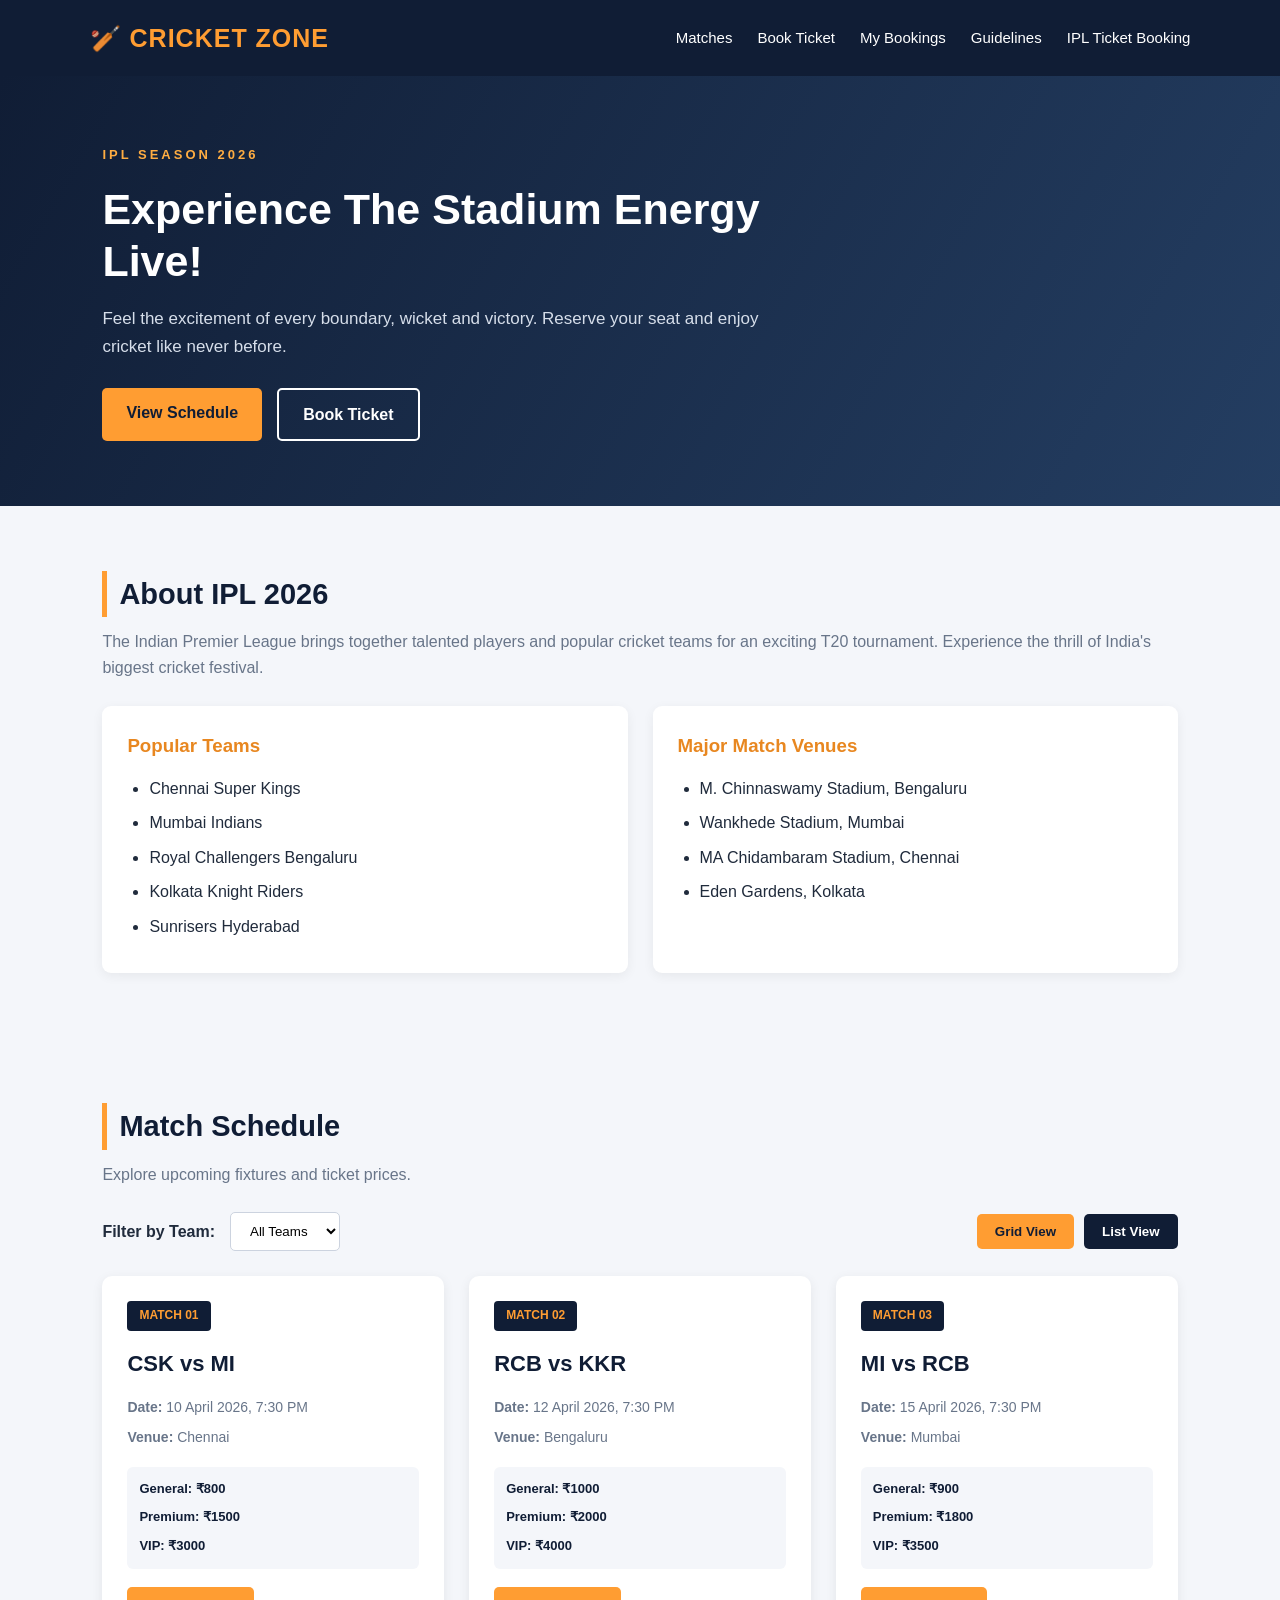
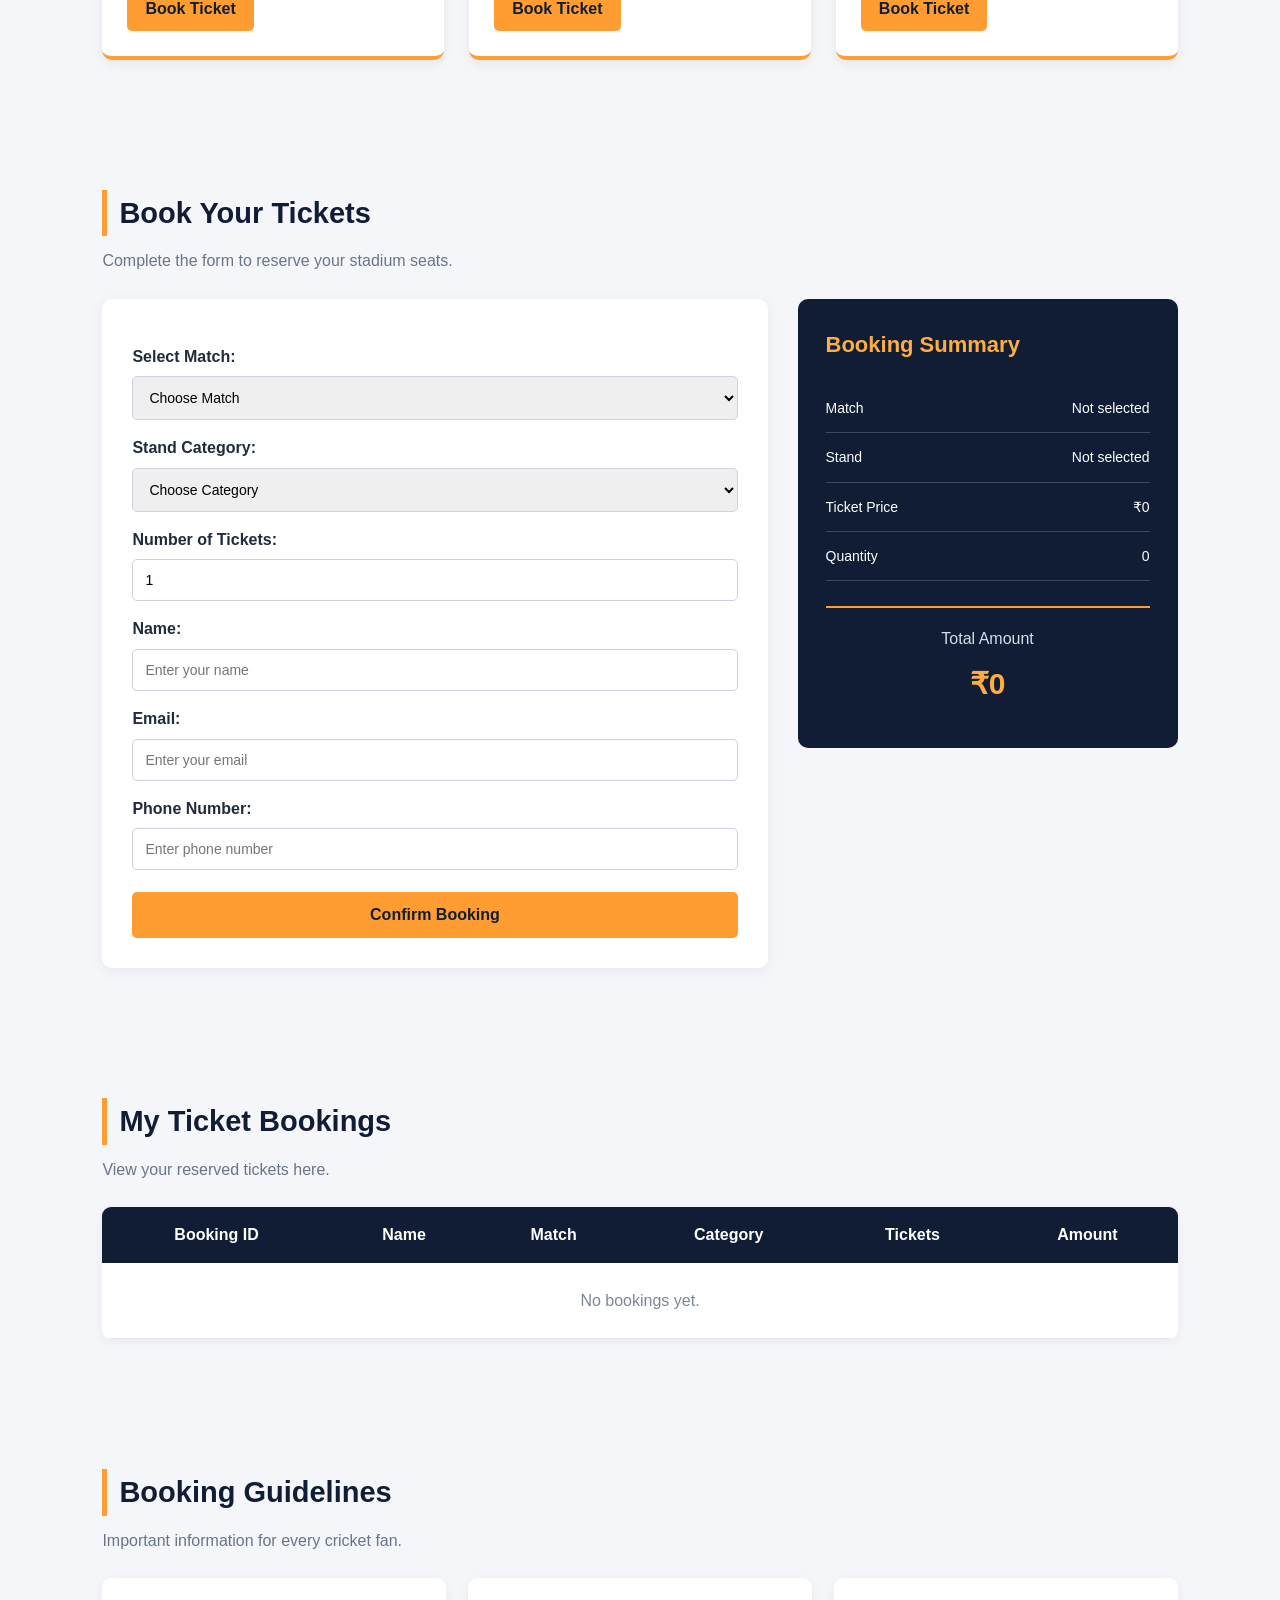
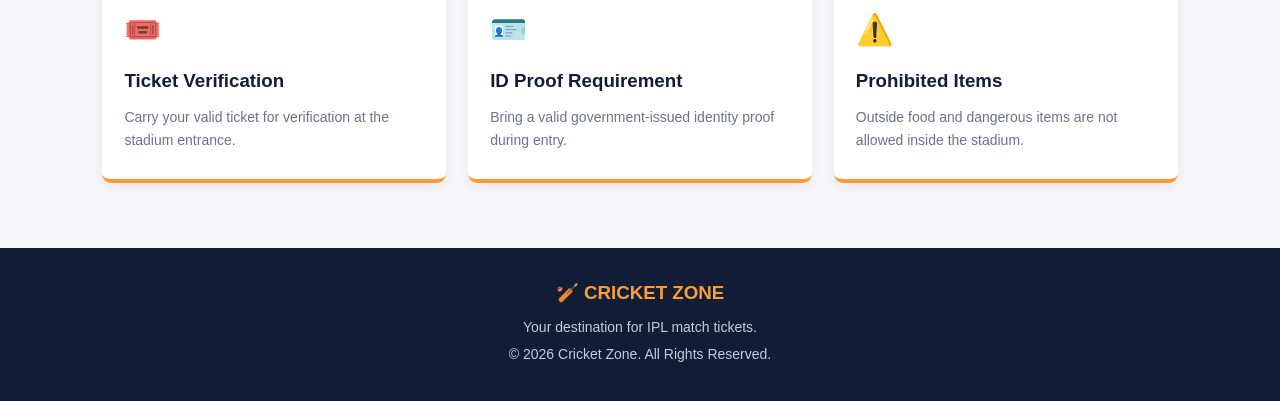
<file: index.html>
<!DOCTYPE html>
<html lang="en">

<head>
    <meta charset="UTF-8">
    <meta name="viewport" content="width=device-width, initial-scale=1.0">

    <title>Cricket Zone | IPL 2026 Tickets</title>

    <link rel="stylesheet" href="style.css">

    <style>
        .toast-message {
            position: fixed;
            right: 20px;
            bottom: 20px;
            background: #101d35;
            color: white;
            padding: 14px 22px;
            border-radius: 8px;
            opacity: 0;
            visibility: hidden;
            transform: translateY(10px);
            transition: 0.3s ease;
            z-index: 1000;
        }

        .toast-message.show {
            opacity: 1;
            visibility: visible;
            transform: translateY(0);
        }
    </style>
</head>

<body>

    <!-- Header and Responsive Navigation -->
    <header>
        <nav class="navbar">

            <h2 class="logo">🏏 CRICKET ZONE</h2>

            <!-- Hamburger Menu -->
            <button class="menu-toggle" id="menuToggle"
                aria-label="Open navigation menu"
                aria-expanded="false"
                aria-controls="navLinks">

                <span></span>
                <span></span>
                <span></span>

            </button>

            <ul class="nav-links" id="navLinks">
                <li><a href="#matches">Matches</a></li>
                <li><a href="#booking">Book Ticket</a></li>
                <li><a href="#mybookings">My Bookings</a></li>
                <li><a href="#guidelines">Guidelines</a></li>
                <li><a href="booking.html">IPL Ticket Booking</a></li>
            </ul>

        </nav>
    </header>


    <main>

        <!-- Hero Section -->
        <section class="hero">

            <div class="hero-content">

                <span class="tagline">IPL SEASON 2026</span>

                <h1>Experience The Stadium Energy Live!</h1>

                <p>
                    Feel the excitement of every boundary, wicket and victory.
                    Reserve your seat and enjoy cricket like never before.
                </p>

                <div class="hero-buttons">

                    <a href="#matches" class="btn primary-btn">
                        View Schedule
                    </a>

                    <a href="#booking" class="btn secondary-btn">
                        Book Ticket
                    </a>

                </div>

            </div>

        </section>


        <!-- About IPL -->
        <section class="section" id="about">

            <h2>About IPL 2026</h2>

            <p class="intro">
                The Indian Premier League brings together talented players
                and popular cricket teams for an exciting T20 tournament.
                Experience the thrill of India's biggest cricket festival.
            </p>

            <div class="about-container">

                <div class="info-box">

                    <h3>Popular Teams</h3>

                    <ul>
                        <li>Chennai Super Kings</li>
                        <li>Mumbai Indians</li>
                        <li>Royal Challengers Bengaluru</li>
                        <li>Kolkata Knight Riders</li>
                        <li>Sunrisers Hyderabad</li>
                    </ul>

                </div>

                <div class="info-box">

                    <h3>Major Match Venues</h3>

                    <ul>
                        <li>M. Chinnaswamy Stadium, Bengaluru</li>
                        <li>Wankhede Stadium, Mumbai</li>
                        <li>MA Chidambaram Stadium, Chennai</li>
                        <li>Eden Gardens, Kolkata</li>
                    </ul>

                </div>

            </div>

        </section>


        <!-- Match Schedule - Activity 8 -->
        <section class="section" id="matches">

            <h2>Match Schedule</h2>

            <p class="intro">
                Explore upcoming fixtures and ticket prices.
            </p>

            <!-- Team Filter and View Toggle -->
            <div class="filter-area">

                <label for="teamFilter">Filter by Team:</label>

                <select id="teamFilter">
                    <option value="all">All Teams</option>
                    <option value="CSK">CSK</option>
                    <option value="MI">MI</option>
                    <option value="RCB">RCB</option>
                    <option value="KKR">KKR</option>
                </select>

                <div class="view-toggle"
                    role="group"
                    aria-label="Choose match layout">

                    <button type="button"
                        id="gridViewBtn"
                        class="view-btn active"
                        aria-pressed="true">
                        Grid View
                    </button>

                    <button type="button"
                        id="listViewBtn"
                        class="view-btn"
                        aria-pressed="false">
                        List View
                    </button>

                </div>

            </div>


            <!-- CSS Grid Match Cards -->
            <div class="match-grid" id="matchContainer">

                <!-- Match 1 -->
                <article class="match-card" data-teams="CSK MI">

                    <span class="match-number">MATCH 01</span>

                    <h3>CSK vs MI</h3>

                    <p><strong>Date:</strong> 10 April 2026, 7:30 PM</p>

                    <p><strong>Venue:</strong> Chennai</p>

                    <div class="ticket-prices">
                        <span>General: ₹800</span>
                        <span>Premium: ₹1500</span>
                        <span>VIP: ₹3000</span>
                    </div>

                    <a href="#booking" class="book-btn">Book Ticket</a>

                </article>


                <!-- Match 2 -->
                <article class="match-card" data-teams="RCB KKR">

                    <span class="match-number">MATCH 02</span>

                    <h3>RCB vs KKR</h3>

                    <p><strong>Date:</strong> 12 April 2026, 7:30 PM</p>

                    <p><strong>Venue:</strong> Bengaluru</p>

                    <div class="ticket-prices">
                        <span>General: ₹1000</span>
                        <span>Premium: ₹2000</span>
                        <span>VIP: ₹4000</span>
                    </div>

                    <a href="#booking" class="book-btn">Book Ticket</a>

                </article>


                <!-- Match 3 -->
                <article class="match-card" data-teams="MI RCB">

                    <span class="match-number">MATCH 03</span>

                    <h3>MI vs RCB</h3>

                    <p><strong>Date:</strong> 15 April 2026, 7:30 PM</p>

                    <p><strong>Venue:</strong> Mumbai</p>

                    <div class="ticket-prices">
                        <span>General: ₹900</span>
                        <span>Premium: ₹1800</span>
                        <span>VIP: ₹3500</span>
                    </div>

                    <a href="#booking" class="book-btn">Book Ticket</a>

                </article>

            </div>

        </section>


        <!-- Ticket Booking -->
        <section class="section" id="booking">

            <h2>Book Your Tickets</h2>

            <p class="intro">
                Complete the form to reserve your stadium seats.
            </p>

            <div class="booking-container">

                <form class="booking-form" id="bookingForm">

                    <label for="match">Select Match:</label>

                    <select id="match" required>
                        <option value="">Choose Match</option>
                        <option value="CSK vs MI">CSK vs MI</option>
                        <option value="RCB vs KKR">RCB vs KKR</option>
                        <option value="MI vs RCB">MI vs RCB</option>
                    </select>


                    <label for="category">Stand Category:</label>

                    <select id="category" required>
                        <option value="">Choose Category</option>
                        <option value="General">General</option>
                        <option value="Premium">Premium</option>
                        <option value="VIP">VIP</option>
                    </select>


                    <label for="quantity">Number of Tickets:</label>

                    <input
                        type="number"
                        id="quantity"
                        min="1"
                        max="10"
                        value="1"
                        placeholder="Enter quantity"
                        required
                    >


                    <label for="name">Name:</label>

                    <input
                        type="text"
                        id="name"
                        placeholder="Enter your name"
                        required
                    >


                    <label for="email">Email:</label>

                    <input
                        type="email"
                        id="email"
                        placeholder="Enter your email"
                        required
                    >


                    <label for="phone">Phone Number:</label>

                    <input
                        type="tel"
                        id="phone"
                        placeholder="Enter phone number"
                        required
                    >


                    <button type="submit">
                        Confirm Booking
                    </button>

                </form>


                <!-- Activity 7: Live Booking Summary -->
                <div class="summary-card" id="bookingSummary">

                    <h3>Booking Summary</h3>

                    <div class="summary-item">
                        <span>Match</span>
                        <span id="summaryMatch">Not selected</span>
                    </div>

                    <div class="summary-item">
                        <span>Stand</span>
                        <span id="summaryStand">Not selected</span>
                    </div>

                    <div class="summary-item">
                        <span>Ticket Price</span>
                        <span id="summaryPrice">₹0</span>
                    </div>

                    <div class="summary-item">
                        <span>Quantity</span>
                        <span id="summaryQuantity">0</span>
                    </div>

                    <div class="total">
                        <span>Total Amount</span>
                        <h2 id="totalAmount">₹0</h2>
                    </div>

                </div>

            </div>

        </section>


        <!-- My Bookings -->
        <section class="section" id="mybookings">

            <h2>My Ticket Bookings</h2>

            <p class="intro">
                View your reserved tickets here.
            </p>

            <div class="table-container">

                <table>

                    <thead>
                        <tr>
                            <th>Booking ID</th>
                            <th>Name</th>
                            <th>Match</th>
                            <th>Category</th>
                            <th>Tickets</th>
                            <th>Amount</th>
                        </tr>
                    </thead>

                    <tbody>

                        <tr>
                            <td colspan="6" class="empty-message">
                                No bookings yet.
                            </td>
                        </tr>

                    </tbody>

                </table>

            </div>

        </section>


        <!-- Booking Guidelines - CSS Grid -->
        <section class="section" id="guidelines">

            <h2>Booking Guidelines</h2>

            <p class="intro">
                Important information for every cricket fan.
            </p>

            <div class="guideline-container">

                <div class="guideline-card">

                    <div class="card-icon">🎟️</div>

                    <h3>Ticket Verification</h3>

                    <p>
                        Carry your valid ticket for verification
                        at the stadium entrance.
                    </p>

                </div>


                <div class="guideline-card">

                    <div class="card-icon">🪪</div>

                    <h3>ID Proof Requirement</h3>

                    <p>
                        Bring a valid government-issued identity
                        proof during entry.
                    </p>

                </div>


                <div class="guideline-card">

                    <div class="card-icon">⚠️</div>

                    <h3>Prohibited Items</h3>

                    <p>
                        Outside food and dangerous items are not
                        allowed inside the stadium.
                    </p>

                </div>

            </div>

        </section>

    </main>


    <!-- Footer -->
    <footer>

        <h3>🏏 CRICKET ZONE</h3>

        <p>Your destination for IPL match tickets.</p>

        <p>© 2026 Cricket Zone. All Rights Reserved.</p>

    </footer>


    <!-- Activity 7: Toast Notification -->
    <div id="toastMessage"
        class="toast-message"
        role="status"
        aria-live="polite">
    </div>


    <!-- JavaScript Connection -->
    <script src="app.js"></script>

</body>

</html>
</file>
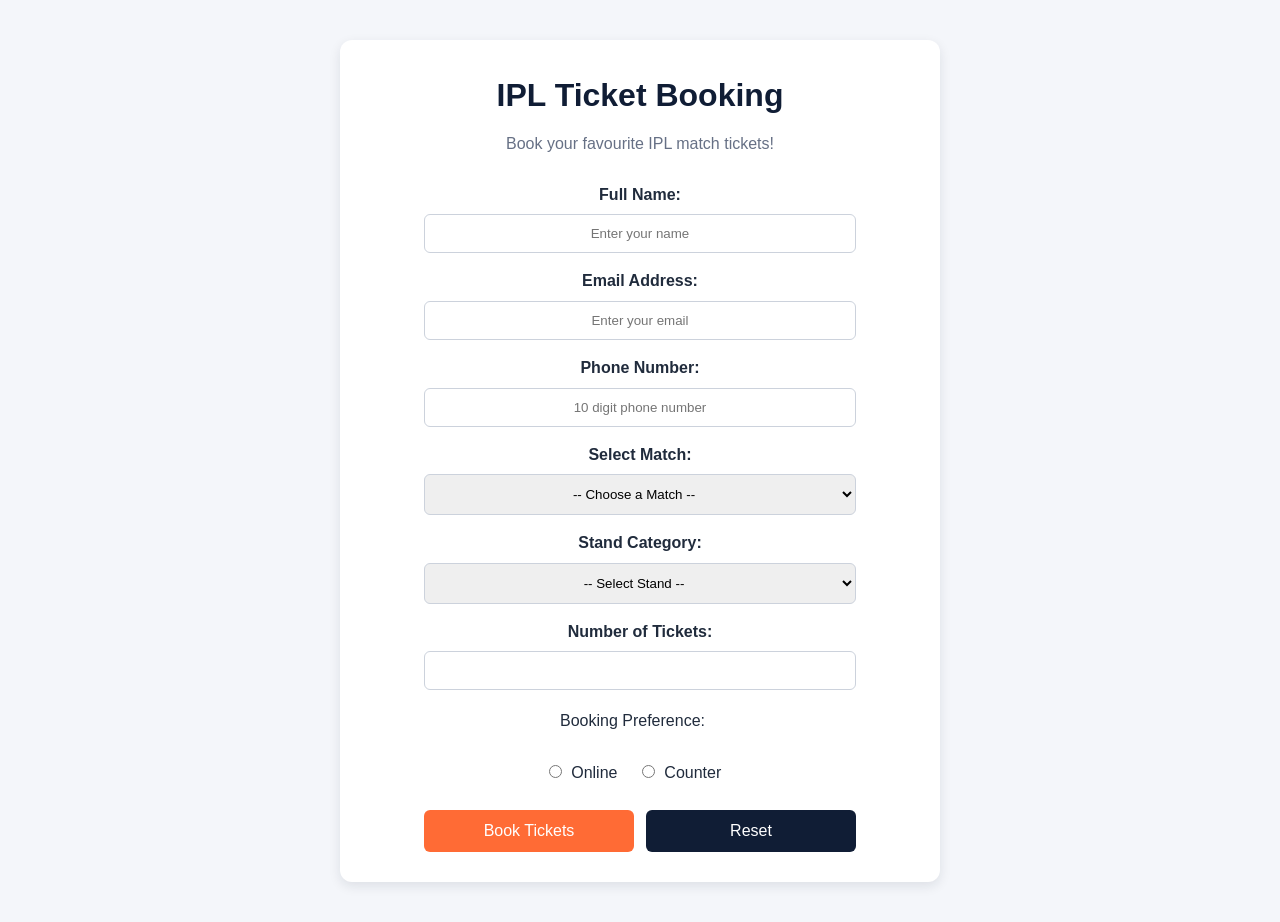
<file: booking.html>
<!DOCTYPE html>
<html lang="en">
<head>
    <meta charset="UTF-8">
    <meta name="viewport" content="width=device-width, initial-scale=1.0">
    <title>IPL Ticket Booking</title>
    <link rel="stylesheet" href="style.css">

    <style>
        body {
            font-family: Arial, sans-serif;
            background: #f4f6fa;
            color: #202b3c;
        }

        .booking-container {
            width: 90%;
            max-width: 600px;
            margin: 40px auto;
            padding: 30px;
            background: white;
            border-radius: 12px;
            box-shadow: 0 4px 12px rgba(16,29,53,0.1);
            text-align: center;
            display: block;
        }

        h1 {
            text-align: center;
            color: #101d35;
            margin-bottom: 10px;
            display: block;
            width: 100%;
        }

        .booking-container p {
            text-align: center;
            margin-bottom: 25px;
            color: #667085;
            display: block;
            width: 100%;
        }

        .booking-container form {
            display: block;
            width: 100%;
            text-align: center;
        }

        label {
            display: block;
            width: 80%;
            margin: 15px auto 0;
            font-weight: bold;
            text-align: center;
            color: #202b3c;
        }

        input, select {
            display: block;
            width: 80%;
            max-width: 450px;
            padding: 11px;
            margin: 7px auto 0;
            border: 1px solid #ccd2dc;
            border-radius: 6px;
            box-sizing: border-box;
            text-align: center;
        }

        .preference {
            margin-top: 18px;
            text-align: center;
            display: block;
        }

        .preference label {
            display: inline;
            width: auto;
            font-weight: normal;
            margin-right: 15px;
        }

        .preference input[type="radio"] {
            display: inline-block;
            width: auto;
            margin: 0 5px;
            accent-color: #ff6b35;
        }

        .buttons {
            display: flex;
            width: 80%;
            max-width: 450px;
            gap: 12px;
            margin: 25px auto 0;
            justify-content: center;
        }

        button {
            flex: 1;
            padding: 12px;
            border: none;
            border-radius: 6px;
            cursor: pointer;
            background: #ff6b35;
            color: white;
            font-size: 16px;
        }

        button[type="reset"] {
            background: #101d35;
            color: white;
        }

        button:hover {
            opacity: 0.85;
        }
    </style>
</head>

<body>

    <div class="booking-container">

        <h1>IPL Ticket Booking</h1>
        <p>Book your favourite IPL match tickets!</p>

        <form action="#" method="get">

            <label for="name">Full Name:</label>
            <input type="text" id="name" name="name"
                   placeholder="Enter your name"
                   required minlength="3" maxlength="30">

            <label for="email">Email Address:</label>
            <input type="email" id="email" name="email"
                   placeholder="Enter your email"
                   required>

            <label for="phone">Phone Number:</label>
            <input type="tel" id="phone" name="phone"
                   placeholder="10 digit phone number"
                   pattern="[0-9]{10}"
                   minlength="10" maxlength="10"
                   title="Enter exactly 10 digits"
                   required>

            <label for="match">Select Match:</label>
            <select id="match" name="match" required>
                <option value="">-- Choose a Match --</option>
                <option value="RCB vs CSK">RCB vs CSK</option>
                <option value="MI vs KKR">MI vs KKR</option>
                <option value="CSK vs MI">CSK vs MI</option>
                <option value="RCB vs MI">RCB vs MI</option>
            </select>

            <label for="stand">Stand Category:</label>
            <select id="stand" name="stand" required>
                <option value="">-- Select Stand --</option>
                <option value="General">General</option>
                <option value="Premium">Premium</option>
                <option value="VIP">VIP</option>
            </select>

            <label for="tickets">Number of Tickets:</label>
            <input type="number" id="tickets" name="tickets"
                   min="1" max="10" required>

            <div class="preference">
                <label>Booking Preference:</label><br><br>

                <input type="radio" id="online" name="preference"
                       value="Online" required style="width:auto;">
                <label for="online">Online</label>

                <input type="radio" id="counter" name="preference"
                       value="Counter" style="width:auto;">
                <label for="counter">Counter</label>
            </div>

            <div class="buttons">
                <button type="submit">Book Tickets</button>
                <button type="reset">Reset</button>
            </div>

        </form>
    </div>

</body>
</html>
</file>
<file: style.css>
/* ==========================================
   BASIC PAGE STYLING
========================================== */

* {
    margin: 0;
    padding: 0;
    box-sizing: border-box;
    font-family: Arial, Helvetica, sans-serif;
}

html {
    scroll-behavior: smooth;
}

body {
    background-color: #f4f6fa;
    color: #202b3c;
    line-height: 1.6;
}


/* ==========================================
   NAVIGATION BAR - FLEXBOX
========================================== */

header {
    background-color: #101d35;
    padding: 18px 7%;
}

.navbar {
    display: flex;
    justify-content: space-between;
    align-items: center;
    gap: 15px;
}

.logo {
    color: #ff9d32;
    font-size: 25px;
    letter-spacing: 1px;
}

.navbar ul {
    display: flex;
    list-style: none;
    gap: 25px;
    align-items: center;
}

.navbar a {
    color: white;
    text-decoration: none;
    font-size: 15px;
    transition: 0.3s;
}

.navbar a:hover {
    color: #ff9d32;
}


/* Hamburger Menu */

.menu-toggle {
    display: none;
    background: transparent;
    border: none;
    cursor: pointer;
    padding: 5px;
}

.menu-toggle span {
    display: block;
    width: 26px;
    height: 3px;
    background-color: white;
    margin: 5px 0;
    border-radius: 3px;
    transition: 0.3s;
}

/* Hamburger animation */

.menu-toggle.active span:nth-child(1) {
    transform: translateY(8px) rotate(45deg);
}

.menu-toggle.active span:nth-child(2) {
    opacity: 0;
}

.menu-toggle.active span:nth-child(3) {
    transform: translateY(-8px) rotate(-45deg);
}


/* ==========================================
   HERO SECTION
========================================== */

.hero {
    min-height: 430px;
    background: linear-gradient(
        120deg,
        #101d35,
        #243e62
    );

    display: flex;
    align-items: center;
    padding: 60px 8%;
    color: white;
}

.hero-content {
    max-width: 700px;
}

.tagline {
    color: #ffad42;
    font-weight: bold;
    letter-spacing: 3px;
    font-size: 13px;
}

.hero h1 {
    font-size: 43px;
    line-height: 1.2;
    margin: 18px 0;
}

.hero p {
    color: #d6deea;
    font-size: 17px;
    margin-bottom: 28px;
}

.hero-buttons {
    display: flex;
    gap: 15px;
    flex-wrap: wrap;
}

.btn {
    display: inline-block;
    padding: 12px 24px;
    border-radius: 5px;
    text-decoration: none;
    font-weight: bold;
    transition: 0.3s;
}

.primary-btn {
    background-color: #ff9d32;
    color: #101d35;
}

.secondary-btn {
    border: 2px solid white;
    color: white;
}

.primary-btn:hover {
    background-color: white;
}

.secondary-btn:hover {
    background-color: #ff9d32;
    border-color: #ff9d32;
    color: #101d35;
}


/* ==========================================
   COMMON SECTION STYLING
========================================== */

.section {
    padding: 65px 8%;
}

.section h2 {
    font-size: 29px;
    color: #101d35;
    margin-bottom: 12px;
    border-left: 5px solid #ff9d32;
    padding-left: 12px;
}

.intro {
    color: #687589;
    margin-bottom: 25px;
}


/* ==========================================
   ABOUT SECTION - CSS GRID
========================================== */

.about-container {
    display: grid;
    grid-template-columns: repeat(2, 1fr);
    gap: 25px;
    margin-top: 25px;
}

.info-box {
    background-color: white;
    padding: 25px;
    border-radius: 9px;
    box-shadow: 0 3px 12px rgba(0, 0, 0, 0.06);
}

.info-box h3 {
    color: #e88720;
    margin-bottom: 15px;
}

.info-box ul {
    padding-left: 22px;
}

.info-box li {
    margin-bottom: 9px;
}


/* ==========================================
   ACTIVITY 8 - TEAM FILTER
========================================== */

.filter-area {
    display: flex;
    align-items: center;
    gap: 15px;
    flex-wrap: wrap;
    margin: 25px 0;
}

.filter-area label {
    font-weight: bold;
}

.filter-area select {
    padding: 10px 15px;
    border: 1px solid #ccd3df;
    border-radius: 5px;
    background: white;
    cursor: pointer;
}


/* ==========================================
   ACTIVITY 8 - GRID AND LIST BUTTONS
========================================== */

.view-toggle {
    display: flex;
    gap: 10px;
    margin-left: auto;
}

.view-btn {
    padding: 10px 18px;
    border: none;
    background-color: #101d35;
    color: white;
    border-radius: 5px;
    cursor: pointer;
    font-weight: bold;
    transition: 0.3s;
}

.view-btn:hover {
    background-color: #243e62;
}

.view-btn.active {
    background-color: #ff9d32;
    color: #101d35;
}


/* ==========================================
   ACTIVITY 8 - MATCH CARDS USING CSS GRID
========================================== */

.match-grid {
    display: grid;
    grid-template-columns: repeat(3, 1fr);
    gap: 25px;
    margin-top: 20px;
}

.match-card {
    background-color: white;
    padding: 25px;
    border-radius: 10px;
    border-bottom: 4px solid #ff9d32;
    box-shadow: 0 3px 12px rgba(0, 0, 0, 0.07);
    transition: 0.3s;
}

.match-card:hover {
    transform: translateY(-5px);
    box-shadow: 0 6px 18px rgba(0, 0, 0, 0.12);
}

.match-number {
    display: inline-block;
    background-color: #101d35;
    color: #ff9d32;
    padding: 5px 12px;
    border-radius: 4px;
    font-size: 12px;
    font-weight: bold;
}

.match-card h3 {
    color: #101d35;
    font-size: 22px;
    margin: 15px 0;
}

.match-card p {
    margin: 8px 0;
    color: #687589;
    font-size: 14px;
}

.ticket-prices {
    display: flex;
    flex-direction: column;
    gap: 8px;
    margin: 18px 0;
    padding: 12px;
    background-color: #f4f6fa;
    border-radius: 6px;
}

.ticket-prices span {
    font-size: 13px;
    font-weight: bold;
    color: #101d35;
}

.book-btn {
    display: inline-block;
    background-color: #ff9d32;
    color: #101d35;
    text-decoration: none;
    padding: 9px 18px;
    border-radius: 5px;
    font-weight: bold;
    transition: 0.3s;
}

.book-btn:hover {
    background-color: #e88720;
}


/* LIST VIEW */

.match-grid.list-view {
    display: flex;
    flex-direction: column;
    gap: 15px;
}

.match-grid.list-view .match-card {
    width: 100%;
    display: grid;
    grid-template-columns: 110px 1fr 1fr;
    align-items: center;
    gap: 12px;
}

.match-grid.list-view .match-card h3 {
    margin: 0;
}

.match-grid.list-view .ticket-prices {
    grid-column: 2 / 4;
}

.match-grid.list-view .book-btn {
    justify-self: start;
}


/* ==========================================
   TABLE STYLING - MY BOOKINGS
========================================== */

.table-container {
    width: 100%;
    overflow-x: auto;
    background: white;
    border-radius: 9px;
    box-shadow: 0 3px 12px rgba(0, 0, 0, 0.05);
}

table {
    width: 100%;
    border-collapse: collapse;
    min-width: 750px;
}

th {
    background-color: #101d35;
    color: white;
    padding: 15px;
    text-align: center;
    white-space: nowrap;
}

td {
    padding: 14px;
    text-align: center;
    border-bottom: 1px solid #e5e9ef;
}

tbody tr:hover {
    background-color: #fff5e9;
}

.empty-message {
    color: #7b8797;
    padding: 25px;
}


/* ==========================================
   BOOKING SECTION
========================================== */

.booking-container {
    display: grid;
    grid-template-columns: 1.4fr 0.8fr;
    gap: 30px;
    align-items: start;
    margin-top: 25px;
}

.booking-form {
    background-color: white;
    padding: 30px;
    border-radius: 10px;
    box-shadow: 0 3px 15px rgba(0, 0, 0, 0.06);
}

.booking-form label {
    display: block;
    font-weight: bold;
    margin: 15px 0 7px;
}

.booking-form input,
.booking-form select {
    width: 100%;
    padding: 12px;
    border: 1px solid #ccd3df;
    border-radius: 5px;
    font-size: 14px;
    outline: none;
}

.booking-form input:focus,
.booking-form select:focus {
    border-color: #ff9d32;
}

.booking-form button {
    width: 100%;
    margin-top: 22px;
    padding: 14px;
    background-color: #ff9d32;
    color: #101d35;
    border: none;
    border-radius: 5px;
    font-size: 16px;
    font-weight: bold;
    cursor: pointer;
    transition: 0.3s;
}

.booking-form button:hover {
    background-color: #e88720;
}


/* ==========================================
   BOOKING SUMMARY
========================================== */

.summary-card {
    background-color: #101d35;
    color: white;
    padding: 28px;
    border-radius: 10px;
}

.summary-card h3 {
    color: #ffad42;
    margin-bottom: 22px;
    font-size: 22px;
}

.summary-item {
    display: flex;
    justify-content: space-between;
    gap: 10px;
    padding: 13px 0;
    border-bottom: 1px solid #394962;
    font-size: 14px;
}

.total {
    margin-top: 25px;
    padding-top: 18px;
    border-top: 2px solid #ff9d32;
    text-align: center;
}

.total span {
    color: #d6deea;
}

.total h2 {
    color: #ffad42;
    font-size: 30px;
    margin-top: 8px;
    border: none;
    padding: 0;
}


/* ==========================================
   GUIDELINES - THREE COLUMN CSS GRID
========================================== */

.guideline-container {
    display: grid;
    grid-template-columns: repeat(3, 1fr);
    gap: 22px;
    margin-top: 25px;
}

.guideline-card {
    background-color: white;
    padding: 28px 22px;
    border-radius: 9px;
    border-bottom: 4px solid #ff9d32;
    box-shadow: 0 3px 12px rgba(0, 0, 0, 0.06);
    transition: 0.3s;
}

.guideline-card:hover {
    transform: translateY(-5px);
}

.card-icon {
    font-size: 30px;
    margin-bottom: 12px;
}

.guideline-card h3 {
    color: #101d35;
    margin-bottom: 10px;
}

.guideline-card p {
    color: #687589;
    font-size: 14px;
}


/* ==========================================
   FOOTER
========================================== */

footer {
    background-color: #101d35;
    color: white;
    text-align: center;
    padding: 30px 15px;
}

footer h3 {
    color: #ff9d32;
    margin-bottom: 8px;
}

footer p {
    font-size: 14px;
    color: #c4ccda;
    margin: 5px 0;
}


/* ==========================================
   ACTIVITY 5 - TOAST NOTIFICATION
========================================== */

.toast {
    position: fixed;
    bottom: 30px;
    right: 30px;
    background-color: #101d35;
    color: white;
    padding: 15px 25px;
    border-radius: 8px;
    font-size: 15px;
    box-shadow: 0 4px 12px rgba(0,0,0,0.3);
    z-index: 9999;
    animation: toastAppear 0.4s ease;
}

@keyframes toastAppear {
    from {
        opacity: 0;
        transform: translateY(20px);
    }

    to {
        opacity: 1;
        transform: translateY(0);
    }
}


/* ==========================================
   ACTIVITY 8 - TABLET RESPONSIVE DESIGN
========================================== */

@media (max-width: 900px) {

    .booking-container {
        grid-template-columns: 1fr;
    }

    .guideline-container {
        grid-template-columns: repeat(2, 1fr);
    }

    .match-grid {
        grid-template-columns: repeat(2, 1fr);
    }

    .hero h1 {
        font-size: 35px;
    }

    .navbar ul {
        gap: 15px;
    }

}


/* ==========================================
   ACTIVITY 8 - MOBILE RESPONSIVE DESIGN
========================================== */

@media (max-width: 600px) {

    header {
        padding: 18px 5%;
    }

    .navbar {
        position: relative;
        flex-wrap: wrap;
    }

    .logo {
        font-size: 21px;
    }

    /* Show Hamburger */

    .menu-toggle {
        display: block;
    }

    /* Hide Navigation Initially */

    .navbar ul {
        display: none;
        flex-direction: column;
        align-items: flex-start;
        gap: 15px;
        width: 100%;
        padding: 15px 0;
    }

    /* Show Navigation When Active */

    .navbar ul.active {
        display: flex;
    }

    .navbar a {
        font-size: 14px;
    }

    /* Hero */

    .hero {
        min-height: 380px;
        padding: 45px 6%;
    }

    .hero h1 {
        font-size: 30px;
    }

    .hero p {
        font-size: 15px;
    }

    /* Sections */

    .section {
        padding: 45px 6%;
    }

    .section h2 {
        font-size: 24px;
    }

    /* Grid Layout */

    .about-container,
    .match-grid,
    .guideline-container {
        grid-template-columns: 1fr;
    }

    /* List View on Mobile */

    .match-grid.list-view .match-card {
        display: flex;
        flex-direction: column;
        align-items: flex-start;
    }

    .match-grid.list-view .ticket-prices {
        width: 100%;
    }

    /* Filter Area */

    .filter-area {
        flex-direction: column;
        align-items: stretch;
    }

    .filter-area select {
        width: 100%;
    }

    .view-toggle {
        margin-left: 0;
        width: 100%;
    }

    .view-btn {
        flex: 1;
    }

    /* Booking */

    .booking-container {
        grid-template-columns: 1fr;
    }

    .booking-form {
        padding: 20px;
    }

    .summary-card {
        padding: 22px;
    }

    /* Toast */

    .toast {
        left: 15px;
        right: 15px;
        bottom: 15px;
        text-align: center;
    }

}


/* ==========================================
   SMALL MOBILE DEVICES
========================================== */

@media (max-width: 380px) {

    .hero h1 {
        font-size: 26px;
    }

    .section h2 {
        font-size: 21px;
    }

    .logo {
        font-size: 18px;
    }

}
</file>
